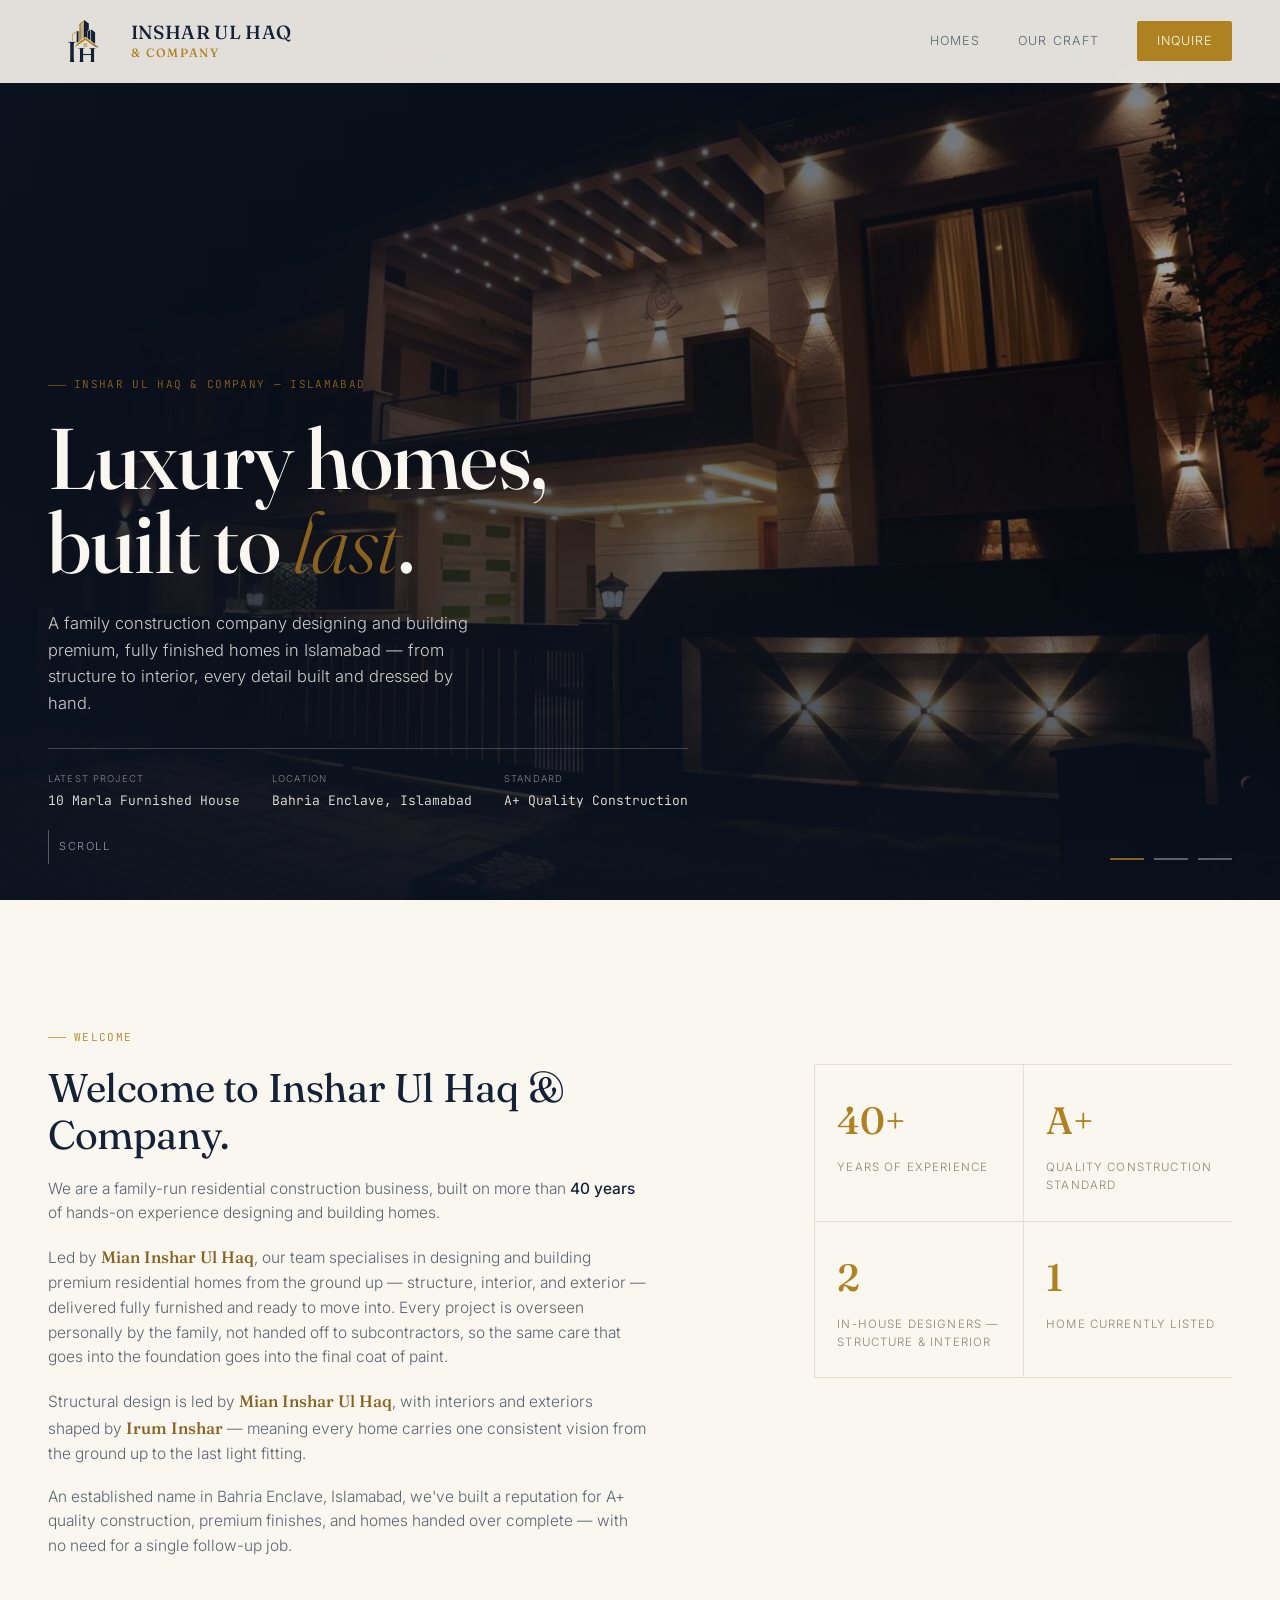
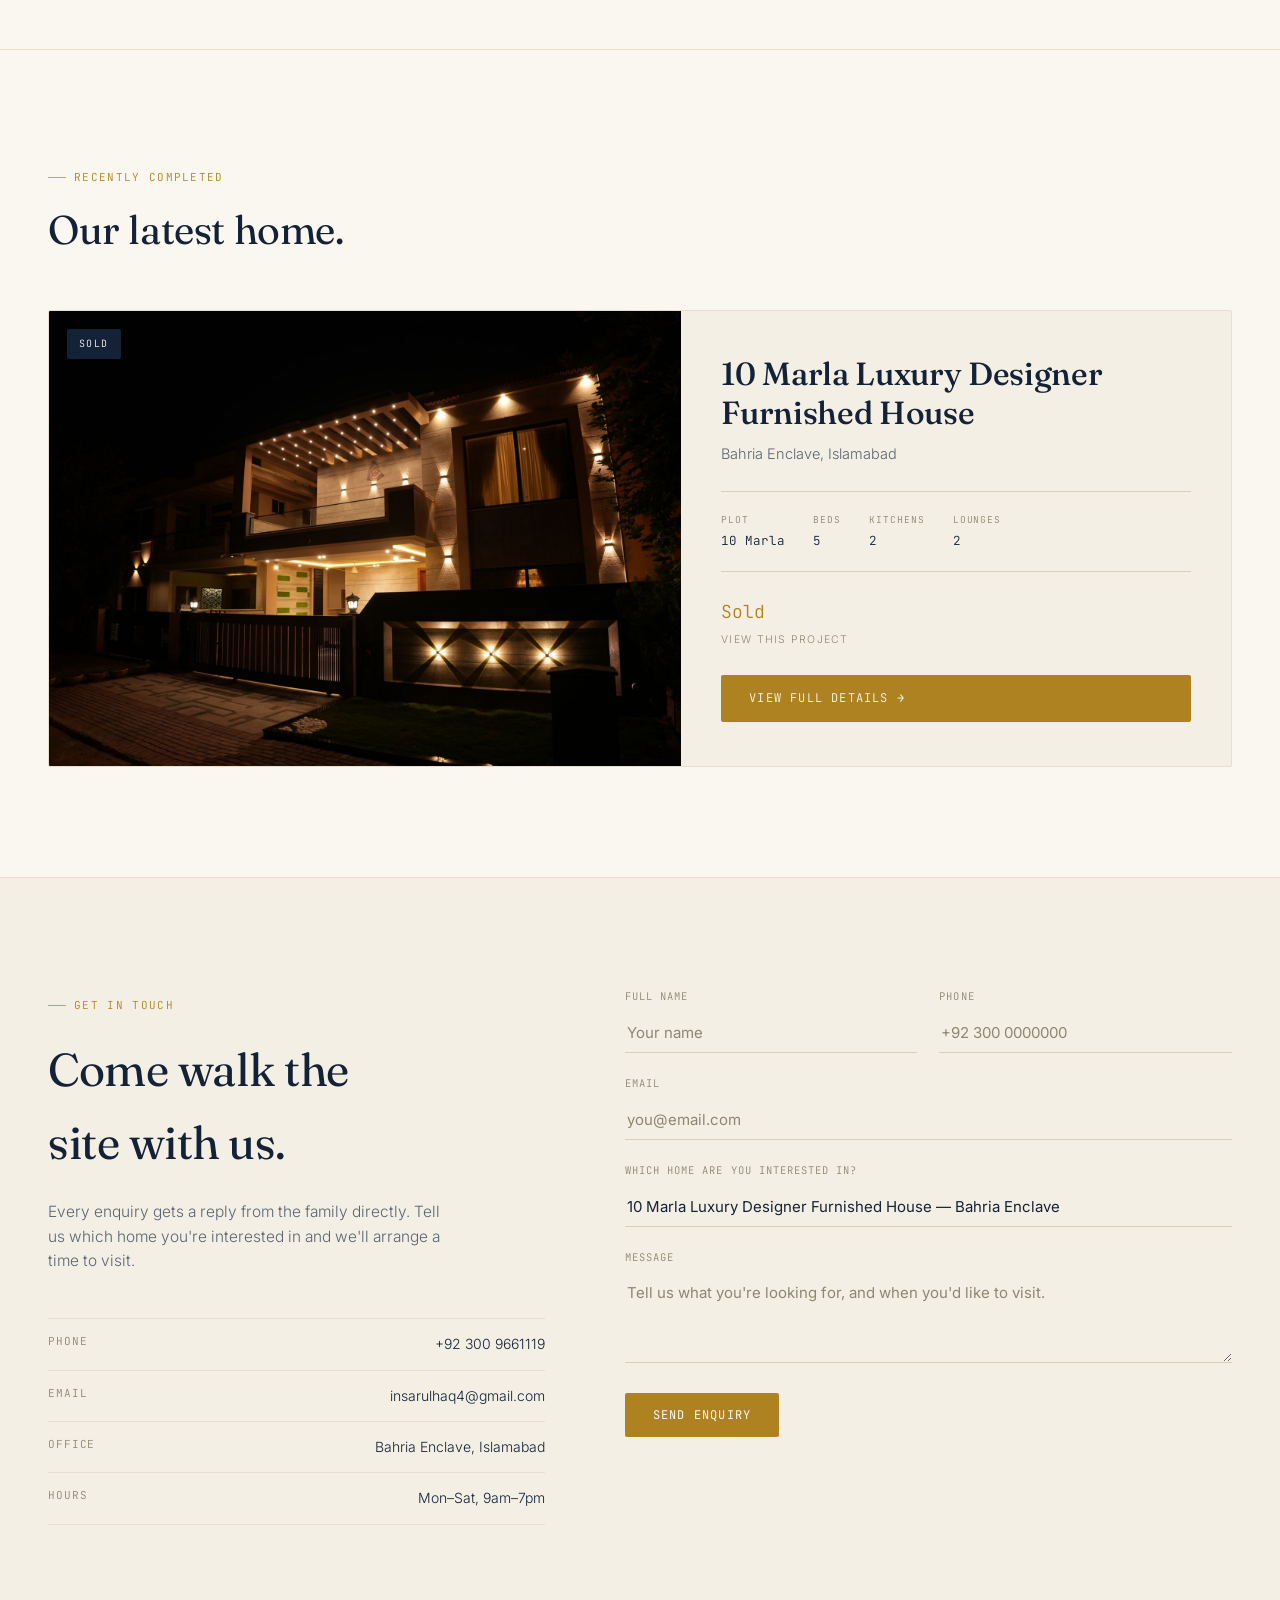
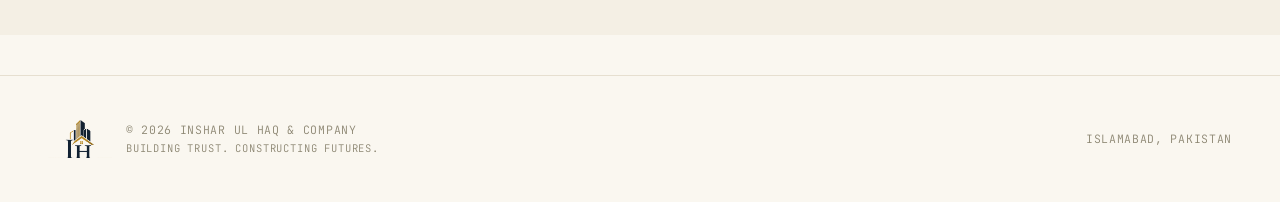
<file: index.html>
<!DOCTYPE html>
<html lang="en">
<head>
<meta charset="UTF-8">
<meta name="viewport" content="width=device-width, initial-scale=1.0">
<title>Inshar Ul Haq &amp; Company — Luxury Homes, Islamabad</title>
<meta name="description" content="Inshar Ul Haq &amp; Company designs and builds premium luxury homes in Islamabad. A+ quality construction, fully furnished, handed over ready to live in.">
<link rel="icon" type="image/png" href="assets/logo-icon.png">
<link rel="preconnect" href="https://fonts.googleapis.com">
<link rel="preconnect" href="https://fonts.gstatic.com" crossorigin>
<link href="https://fonts.googleapis.com/css2?family=Fraunces:opsz,wght@9..144,300;9..144,400;9..144,500;9..144,600;9..144,700&family=Inter:wght@300;400;500;600&family=JetBrains+Mono:wght@400;500&display=swap" rel="stylesheet">
<link rel="stylesheet" href="assets/style.css">
<style>
  /* --- hero --- */
  .hero{
    height:100vh;min-height:640px;position:relative;
    display:flex;align-items:flex-end;
    background:var(--ink);
    overflow:hidden;
  }
  /* rotating background slides */
  .hero-bg{position:absolute;inset:0;z-index:0;}
  .hero-slide{
    position:absolute;inset:0;
    background-size:cover;background-position:center;
    opacity:0;
    transform:scale(1.06);
    transition:opacity 2s ease-in-out;
    will-change:opacity,transform;
  }
  .hero-slide.active{
    opacity:1;
    animation:kenburns 14s ease-out forwards;
  }
  @keyframes kenburns{
    from{transform:scale(1.06);}
    to{transform:scale(1.14);}
  }
  /* readability scrim over photos */
  .hero::after{
    content:'';position:absolute;inset:0;z-index:1;pointer-events:none;
    background:
      linear-gradient(90deg, rgba(12,20,34,0.82) 0%, rgba(12,20,34,0.55) 45%, rgba(12,20,34,0.18) 100%),
      linear-gradient(180deg, rgba(12,20,34,0.5) 0%, rgba(12,20,34,0.1) 40%, rgba(12,20,34,0.75) 100%);
  }
  @media (max-width:760px){
    .hero::after{
      background:linear-gradient(180deg, rgba(12,20,34,0.6) 0%, rgba(12,20,34,0.62) 45%, rgba(12,20,34,0.78) 70%, rgba(12,20,34,0.92) 100%);
    }
    .hero h1, .hero-sub, .hero .dim-label{text-shadow:0 1px 12px rgba(12,20,34,0.55);}
  }
  /* slide indicator dots */
  .hero-dots{
    position:absolute;bottom:40px;right:48px;z-index:3;display:flex;gap:10px;
  }
  @media (max-width:760px){.hero-dots{right:22px;bottom:26px;}}
  .hero-dots button{
    width:34px;height:2px;border:0;padding:0;cursor:pointer;
    background:rgba(250,247,240,0.35);transition:background .35s ease;
  }
  .hero-dots button.active{background:var(--brass-bright);}
  /* hero stats strip */
  .hero-stats{
    display:flex;flex-wrap:wrap;gap:12px 32px;margin-top:32px;
    padding-top:22px;border-top:1px solid rgba(250,247,240,0.22);
    max-width:640px;
  }
  .hero-stats div{
    font-family:'JetBrains Mono',monospace;font-size:13px;color:rgba(250,247,240,0.95);
  }
  .hero-stats span{
    display:block;font-family:'Inter',sans-serif;font-size:9.5px;letter-spacing:.12em;
    text-transform:uppercase;color:rgba(250,247,240,0.5);margin-bottom:5px;
  }
  .hero-inner{position:relative;z-index:2;padding-bottom:88px;width:100%;}
  .hero-eyebrow{margin-bottom:22px;}
  .hero .dim-label{color:var(--brass-bright);}
  .hero .dim-label::before{background:var(--brass-bright);}
  .hero h1{
    font-size:clamp(40px,7vw,86px);
    line-height:0.98;
    max-width:14ch;
    color:#faf7f0;
  }
  .hero h1 em{font-style:italic;color:var(--brass-bright);font-weight:300;}
  .hero-sub{margin-top:26px;max-width:44ch;color:rgba(250,247,240,0.82);font-size:16.5px;font-weight:300;}
  .scroll-cue{
    position:absolute;bottom:36px;left:48px;z-index:2;
    display:flex;align-items:center;gap:10px;color:rgba(250,247,240,0.6);
    font-size:11px;letter-spacing:.14em;text-transform:uppercase;
  }
  @media (max-width:760px){.scroll-cue{left:22px;bottom:24px;}}
  .scroll-cue .line{width:1px;height:34px;background:rgba(250,247,240,0.3);position:relative;overflow:hidden;}
  .scroll-cue .line::after{
    content:'';position:absolute;top:-100%;left:0;width:100%;height:100%;
    background:var(--brass-bright);
    animation:drip 2.2s ease-in-out infinite;
  }
  @keyframes drip{ 0%{top:-100%;} 60%{top:100%;} 100%{top:100%;} }

  /* --- intro / stats --- */
  .intro{padding:120px 0 90px;border-bottom:1px solid var(--line-soft);}
  .intro-grid{display:grid;grid-template-columns:1.25fr 0.75fr;gap:70px;align-items:start;}
  @media (max-width:900px){.intro-grid{grid-template-columns:1fr;gap:48px;} .stats{position:static;}}
  .intro h2{font-size:clamp(28px,3.4vw,40px);line-height:1.18;max-width:20ch;font-weight:400;}
  .intro p{margin-top:18px;color:var(--muted);max-width:60ch;font-size:15.5px;}
  .intro p strong{color:var(--ink);font-weight:500;}
  .intro p .name-highlight{color:var(--brass-bright);font-weight:500;font-family:'Fraunces',serif;font-size:16.5px;}
  .stats{position:sticky;top:110px;}
  .stats{display:grid;grid-template-columns:1fr 1fr;gap:0;border-top:1px solid var(--line-soft);}
  .stat{padding:26px 0 26px 22px;border-bottom:1px solid var(--line-soft);border-left:1px solid var(--line-soft);}
  .stat .num{font-family:'Fraunces',serif;font-size:38px;color:var(--brass);font-weight:500;}
  .stat .label{margin-top:6px;font-size:11.5px;letter-spacing:.1em;text-transform:uppercase;color:var(--muted-dim);}

  /* --- listing summary card --- */
  .listings{padding:110px 0;}
  .listings-head{margin-bottom:48px;}
  .listings-head h2{font-size:clamp(28px,3.4vw,40px);font-weight:400;margin-top:12px;}
  .card{
    display:grid;grid-template-columns:1.15fr 1fr;gap:0;border:1px solid var(--line-soft);
    background:var(--surface);overflow:hidden;border-radius:2px;
  }
  @media (max-width:900px){.card{grid-template-columns:1fr;}}
  .card-media{position:relative;min-height:420px;}
  .card-media img{width:100%;height:100%;min-height:0;object-fit:cover;display:block;position:absolute;inset:0;}
  .card-badge{
    position:absolute;top:18px;left:18px;z-index:2;
    background:rgba(250,247,240,0.92);color:var(--brass);
    font-family:'JetBrains Mono',monospace;font-size:10px;letter-spacing:.1em;text-transform:uppercase;
    padding:7px 12px;border-radius:2px;
  }
  .card-badge-sold{background:var(--ink);color:#faf7f0;letter-spacing:.14em;}
  .card-body{padding:44px 40px;display:flex;flex-direction:column;justify-content:center;}
  @media (max-width:560px){.card-body{padding:32px 24px;}}
  .card-body h3{font-size:clamp(24px,2.6vw,32px);line-height:1.2;}
  .card-loc{margin-top:10px;color:var(--muted);font-size:14.5px;}
  .card-specs{
    display:flex;flex-wrap:wrap;gap:10px 28px;margin:26px 0;
    padding:20px 0;border-top:1px solid var(--line);border-bottom:1px solid var(--line);
  }
  .card-specs div{font-family:'JetBrains Mono',monospace;font-size:12.5px;color:var(--ink);}
  .card-specs span{display:block;font-size:9.5px;letter-spacing:.1em;text-transform:uppercase;color:var(--muted-dim);margin-bottom:4px;}
  .card-price{font-family:'JetBrains Mono',monospace;font-size:18px;color:var(--brass);margin-bottom:26px;}
  .card-price small{display:block;font-family:'Inter',sans-serif;font-size:10.5px;letter-spacing:.12em;text-transform:uppercase;color:var(--muted-dim);margin-top:5px;}

  /* reveal on scroll */
  .reveal{opacity:0;transform:translateY(22px);transition:opacity .8s ease, transform .8s ease;}
  .reveal.in{opacity:1;transform:none;}
  @media (prefers-reduced-motion: reduce){
    .reveal{opacity:1;transform:none;}
    .hero-slide.active{animation:none;}
  }
</style>
</head>
<body>

<header id="siteHeader">
  <div class="wrap">
    <a href="index.html" class="logo">
      <img src="assets/logo-icon.png" alt="Inshar Ul Haq &amp; Company">
      <div class="logo-text">INSHAR UL HAQ <span class="amp">&amp; Company</span></div>
    </a>
    <nav class="links" id="navLinks">
      <a href="#homes">Homes</a>
      <a href="#about">Our Craft</a>
      <a href="#contact" class="cta">Inquire</a>
    </nav>
    <button class="nav-toggle" id="navToggle" aria-label="Menu" aria-expanded="false">☰</button>
  </div>
</header>

<section class="hero">
  <!-- Rotating hero photos. To add a home later, just add another .hero-slide div with its photo. -->
  <div class="hero-bg" id="heroBg">
    <div class="hero-slide active" style="background-image:url('assets/photos/01-exterior-night.jpg')"></div>
    <div class="hero-slide" style="background-image:url('assets/photos/05-drawing-room.jpg')"></div>
    <div class="hero-slide" style="background-image:url('assets/photos/28-courtyard-waterfall.jpg')"></div>
  </div>

  <div class="wrap hero-inner">
    <div class="hero-eyebrow dim-label">Inshar Ul Haq &amp; Company — Islamabad</div>
    <h1>Luxury homes,<br>built to <em>last</em>.</h1>
    <p class="hero-sub">A family construction company designing and building premium, fully finished homes in Islamabad — from structure to interior, every detail built and dressed by hand.</p>
    <div class="hero-stats">
      <div><span>Latest Project</span>10 Marla Furnished House</div>
      <div><span>Location</span>Bahria Enclave, Islamabad</div>
      <div><span>Standard</span>A+ Quality Construction</div>
    </div>
  </div>

  <div class="hero-dots" id="heroDots">
    <button class="active" data-slide="0" aria-label="Photo 1"></button>
    <button data-slide="1" aria-label="Photo 2"></button>
    <button data-slide="2" aria-label="Photo 3"></button>
  </div>

  <div class="scroll-cue"><div class="line"></div>Scroll</div>
</section>

<section class="intro" id="about">
  <div class="wrap">
    <div class="dim-label reveal" style="margin-bottom:18px;">Welcome</div>
    <div class="intro-grid reveal">
      <div>
        <h2>Welcome to Inshar Ul Haq &amp; Company.</h2>
        <p>We are a family-run residential construction business, built on more than <strong>40 years</strong> of hands-on experience designing and building homes.</p>
        <p>Led by <span class="name-highlight">Mian Inshar Ul Haq</span>, our team specialises in designing and building premium residential homes from the ground up — structure, interior, and exterior — delivered fully furnished and ready to move into. Every project is overseen personally by the family, not handed off to subcontractors, so the same care that goes into the foundation goes into the final coat of paint.</p>
        <p>Structural design is led by <span class="name-highlight">Mian Inshar Ul Haq</span>, with interiors and exteriors shaped by <span class="name-highlight">Irum Inshar</span> — meaning every home carries one consistent vision from the ground up to the last light fitting.</p>
        <p>An established name in Bahria Enclave, Islamabad, we've built a reputation for A+ quality construction, premium finishes, and homes handed over complete — with no need for a single follow-up job.</p>
      </div>
      <div class="stats">
        <div class="stat"><div class="num">40+</div><div class="label">Years of Experience</div></div>
        <div class="stat"><div class="num">A+</div><div class="label">Quality Construction Standard</div></div>
        <div class="stat"><div class="num">2</div><div class="label">In-House Designers — Structure &amp; Interior</div></div>
        <div class="stat"><div class="num">1</div><div class="label">Home Currently Listed</div></div>
      </div>
    </div>
  </div>
</section>

<section class="listings" id="homes">
  <div class="wrap">
    <div class="listings-head reveal">
      <div class="dim-label">Recently Completed</div>
      <h2>Our latest home.</h2>
    </div>

    <a class="card reveal" href="house-bahria-enclave.html">
      <div class="card-media">
        <div class="card-badge card-badge-sold">Sold</div>
        <img src="assets/photos/01-exterior-night.jpg" alt="">
      </div>
      <div class="card-body">
        <h3>10 Marla Luxury Designer Furnished House</h3>
        <div class="card-loc">Bahria Enclave, Islamabad</div>
        <div class="card-specs">
          <div><span>Plot</span>10 Marla</div>
          <div><span>Beds</span>5</div>
          <div><span>Kitchens</span>2</div>
          <div><span>Lounges</span>2</div>
        </div>
        <div class="card-price">Sold<small>View this project</small></div>
        <span class="btn">View Full Details →</span>
      </div>
    </a>
  </div>
</section>

<section class="contact" id="contact">
  <div class="wrap contact-grid reveal">
    <div>
      <div class="dim-label" style="margin-bottom:18px;">Get In Touch</div>
      <h2>Come walk the site with us.</h2>
      <p class="lede">Every enquiry gets a reply from the family directly. Tell us which home you're interested in and we'll arrange a time to visit.</p>

      <div class="contact-info">
        <div class="row"><span class="k">Phone</span><span>+92 300 9661119</span></div>
        <div class="row"><span class="k">Email</span><span>insarulhaq4@gmail.com</span></div>
        <div class="row"><span class="k">Office</span><span>Bahria Enclave, Islamabad</span></div>
        <div class="row"><span class="k">Hours</span><span>Mon–Sat, 9am–7pm</span></div>
      </div>
    </div>

    <form id="enquiryForm" action="https://formspree.io/f/mkodobkw" method="POST">
      <div class="field-row">
        <div>
          <label for="name">Full Name</label>
          <input id="name" name="name" type="text" placeholder="Your name" required>
        </div>
        <div>
          <label for="phone">Phone</label>
          <input id="phone" name="phone" type="tel" placeholder="+92 300 0000000">
        </div>
      </div>
      <div>
        <label for="email">Email</label>
        <input id="email" name="email" type="email" placeholder="you@email.com" required>
      </div>
      <div>
        <label for="property">Which home are you interested in?</label>
        <select id="property" name="property">
          <option>10 Marla Luxury Designer Furnished House — Bahria Enclave</option>
          <option>General enquiry</option>
        </select>
      </div>
      <div>
        <label for="message">Message</label>
        <textarea id="message" name="message" placeholder="Tell us what you're looking for, and when you'd like to visit."></textarea>
      </div>
      <input type="hidden" name="_subject" value="New enquiry from Inshar Ul Haq website">
      <p class="form-status" id="formStatus" hidden></p>
      <button class="btn" type="submit" style="align-self:flex-start;">Send Enquiry</button>
    </form>
  </div>
</section>

<footer>
  <div class="wrap">
    <div class="foot-brand">
      <img src="assets/logo-icon.png" alt="">
      <div>
        <div class="fmono">© 2026 INSHAR UL HAQ &amp; COMPANY</div>
        <div class="tagline">Building Trust. Constructing Futures.</div>
      </div>
    </div>
    <div class="fmono">ISLAMABAD, PAKISTAN</div>
  </div>
</footer>

<script>
  const header = document.getElementById('siteHeader');
  window.addEventListener('scroll', () => {
    header.classList.toggle('scrolled', window.scrollY > 40);
  });

  // --- Mobile menu toggle ---
  const navToggle = document.getElementById('navToggle');
  const navLinks = document.getElementById('navLinks');
  if(navToggle && navLinks){
    function closeMenu(){
      navLinks.classList.remove('open');
      navToggle.textContent = '\u2630';
      navToggle.setAttribute('aria-expanded', 'false');
      document.body.style.overflow = '';
    }
    navToggle.addEventListener('click', () => {
      const isOpen = navLinks.classList.toggle('open');
      navToggle.textContent = isOpen ? '\u2715' : '\u2630';
      navToggle.setAttribute('aria-expanded', isOpen ? 'true' : 'false');
      document.body.style.overflow = isOpen ? 'hidden' : '';
    });
    navLinks.querySelectorAll('a').forEach(a => a.addEventListener('click', closeMenu));
  }

  // --- Rotating hero ---
  const slides = document.querySelectorAll('.hero-slide');
  const dots = document.querySelectorAll('#heroDots button');
  let current = 0, timer;
  const reduced = window.matchMedia('(prefers-reduced-motion: reduce)').matches;

  function goTo(i){
    current = (i + slides.length) % slides.length;
    slides.forEach((s, n) => s.classList.toggle('active', n === current));
    dots.forEach((d, n) => d.classList.toggle('active', n === current));
  }
  function start(){
    if(reduced || slides.length < 2) return;
    clearInterval(timer);
    timer = setInterval(() => goTo(current + 1), 7000);
  }
  dots.forEach(dot => {
    dot.addEventListener('click', () => { goTo(parseInt(dot.dataset.slide, 10)); start(); });
  });
  start();
  // pause rotation when tab is hidden
  document.addEventListener('visibilitychange', () => {
    if(document.hidden) clearInterval(timer); else start();
  });

  // --- Reveal on scroll ---
  const io = new IntersectionObserver((entries) => {
    entries.forEach(e => { if(e.isIntersecting){ e.target.classList.add('in'); io.unobserve(e.target); } });
  }, { threshold: 0.12 });
  document.querySelectorAll('.reveal').forEach(el => io.observe(el));

  // --- Enquiry form (Formspree AJAX) ---
  const form = document.getElementById('enquiryForm');
  const status = document.getElementById('formStatus');
  if(form){
    form.addEventListener('submit', async (e) => {
      e.preventDefault();
      const btn = form.querySelector('button[type="submit"]');
      const original = btn.textContent;
      btn.textContent = 'Sending…';
      btn.disabled = true;
      status.hidden = true;
      try{
        const res = await fetch(form.action, {
          method: 'POST',
          body: new FormData(form),
          headers: { 'Accept': 'application/json' }
        });
        if(res.ok){
          form.reset();
          status.textContent = 'Thank you — your enquiry has been sent. We will be in touch soon.';
          status.className = 'form-status ok';
        } else {
          status.textContent = 'Something went wrong. Please email us directly at insarulhaq4@gmail.com.';
          status.className = 'form-status err';
        }
      } catch(err){
        status.textContent = 'Something went wrong. Please email us directly at insarulhaq4@gmail.com.';
        status.className = 'form-status err';
      } finally {
        status.hidden = false;
        btn.textContent = original;
        btn.disabled = false;
      }
    });
  }
</script>

</body>
</html>
</file>
<file: assets/style.css>
:root{
  --bg:#faf7f0;
  --surface:#f4efe4;
  --surface-2:#ece5d6;
  --line:#d8cfbb;
  --line-soft:#e6dfd0;
  --ink:#142238;
  --muted:#5a6472;
  --muted-dim:#8c8672;
  --brass:#af8221;
  --brass-bright:#8a6220;
  --max:1280px;
}
*{margin:0;padding:0;box-sizing:border-box;}
html{scroll-behavior:smooth;}
body{
  background:var(--bg);
  color:var(--ink);
  font-family:'Inter',sans-serif;
  font-weight:300;
  line-height:1.6;
  overflow-x:hidden;
}
@media (prefers-reduced-motion: reduce){
  html{scroll-behavior:auto;}
  *{animation-duration:0.01ms !important; transition-duration:0.01ms !important;}
}

h1,h2,h3,h4{font-family:'Fraunces',serif;font-weight:500;letter-spacing:-0.01em;}
a{color:inherit;text-decoration:none;}
.mono{font-family:'JetBrains Mono',monospace;}
.wrap{max-width:var(--max);margin:0 auto;padding:0 48px;}
@media (max-width:760px){.wrap{padding:0 22px;}}

::selection{background:var(--brass);color:#faf7f0;}
:focus-visible{outline:2px solid var(--brass);outline-offset:3px;}

/* --- blueprint annotation signature --- */
.dim-label{
  font-family:'JetBrains Mono',monospace;
  font-size:11px;
  letter-spacing:0.12em;
  text-transform:uppercase;
  color:var(--brass);
  display:inline-flex;
  align-items:center;
  gap:8px;
}
.dim-label::before{content:'';width:18px;height:1px;background:var(--brass);opacity:.7;}

/* --- nav --- */
header{
  position:fixed;top:0;left:0;right:0;z-index:100;
  padding:20px 0;
  transition:background .4s ease, border-color .4s ease, padding .4s ease;
  border-bottom:1px solid transparent;
  background:rgba(250,247,240,0.9);
  backdrop-filter:blur(10px);
}
header.scrolled{
  border-bottom:1px solid var(--line-soft);
  padding:12px 0;
}
header .wrap{display:flex;align-items:center;justify-content:space-between;}
.logo{font-family:'Fraunces',serif;font-size:19px;letter-spacing:0.02em;font-weight:500;display:flex;align-items:center;gap:12px;}
.logo img{height:42px;width:auto;display:block;}
.logo-text{display:flex;flex-direction:column;line-height:1.15;}
.logo-text .amp{color:var(--brass);font-size:12px;letter-spacing:.14em;text-transform:uppercase;margin-top:2px;}
nav.links{display:flex;gap:38px;align-items:center;}
nav.links a{
  font-size:12.5px;letter-spacing:0.1em;text-transform:uppercase;color:var(--muted);
  transition:color .25s ease;
}
nav.links a:hover{color:var(--ink);}
nav.links a.cta{
  color:#faf7f0;background:var(--brass);padding:10px 20px;border-radius:2px;
  letter-spacing:0.08em;
}
nav.links a.cta:hover{background:var(--brass-bright);}
.nav-toggle{display:none;background:none;border:0;color:var(--ink);font-size:24px;cursor:pointer;line-height:1;z-index:120;}
@media (max-width:820px){
  .nav-toggle{display:block;}
  nav.links{
    position:fixed;top:0;right:0;bottom:0;left:0;
    background:rgba(250,247,240,0.98);
    backdrop-filter:blur(8px);
    flex-direction:column;
    justify-content:center;
    align-items:center;
    gap:36px;
    transform:translateX(100%);
    transition:transform .35s ease;
    z-index:110;
    display:flex;
  }
  nav.links.open{transform:translateX(0);}
  nav.links a{font-size:20px;letter-spacing:.06em;}
  nav.links a.cta{padding:14px 32px;font-size:16px;}
}

/* --- footer --- */
footer{padding:44px 0;border-top:1px solid var(--line-soft);margin-top:40px;}
footer .wrap{display:flex;justify-content:space-between;align-items:center;flex-wrap:wrap;gap:16px;}
footer .foot-brand{display:flex;align-items:center;gap:14px;}
footer .foot-brand img{height:38px;width:auto;}
footer .foot-brand .tagline{font-family:'JetBrains Mono',monospace;font-size:10.5px;letter-spacing:.08em;text-transform:uppercase;color:var(--muted-dim);}
footer .fmono{font-family:'JetBrains Mono',monospace;font-size:11.5px;color:var(--muted-dim);letter-spacing:.06em;}

/* --- shared spec sheet --- */
.spec-sheet{border-top:1px solid var(--line-soft);}
.spec-row{
  display:flex;justify-content:space-between;padding:16px 0;border-bottom:1px solid var(--line-soft);
  font-family:'JetBrains Mono',monospace;font-size:13.5px;gap:20px;
}
.spec-row .k{color:var(--muted-dim);letter-spacing:.08em;text-transform:uppercase;font-size:11px;}
.spec-row .v{color:var(--ink);text-align:right;}

/* --- shared lists --- */
.check-list{display:grid;grid-template-columns:1fr 1fr;gap:9px 20px;list-style:none;}
@media (max-width:560px){.check-list{grid-template-columns:1fr;}}
.check-list li{
  font-size:14px;color:var(--muted);position:relative;padding-left:20px;
}
.check-list li::before{
  content:'';position:absolute;left:0;top:7px;width:8px;height:8px;
  border-left:1px solid var(--brass);border-bottom:1px solid var(--brass);
  transform:rotate(-45deg);
}
.amenity-list{list-style:none;}
.amenity-list li{
  font-size:14.5px;color:var(--muted);padding:9px 0;border-bottom:1px solid var(--line-soft);
  display:flex;gap:10px;
}
.amenity-list li::before{content:'—';color:var(--brass);}
.amenity-list li:first-child{border-top:1px solid var(--line-soft);}

.section-title{
  font-family:'JetBrains Mono',monospace;font-size:11.5px;letter-spacing:.1em;text-transform:uppercase;
  color:var(--ink);margin:32px 0 14px;padding-top:22px;border-top:1px solid var(--line-soft);
}

/* --- buttons --- */
.btn{
  display:inline-flex;align-items:center;gap:10px;
  font-family:'JetBrains Mono',monospace;font-size:12px;letter-spacing:.1em;text-transform:uppercase;
  background:var(--brass);color:#faf7f0;padding:14px 28px;border-radius:2px;border:0;cursor:pointer;
  transition:background .25s ease, transform .25s ease;
}
.btn:hover{background:var(--brass-bright);transform:translateY(-1px);}
.btn-ghost{
  background:transparent;color:var(--brass);border:1px solid var(--brass);
}
.btn-ghost:hover{background:var(--brass);color:#faf7f0;}
.inquire-link{
  display:inline-flex;align-items:center;gap:10px;margin-top:28px;
  font-family:'JetBrains Mono',monospace;font-size:12px;letter-spacing:.1em;text-transform:uppercase;
  color:var(--brass);border-bottom:1px solid var(--brass);padding-bottom:4px;
}
.inquire-link:hover{color:var(--ink);border-color:var(--ink);}

/* --- forms --- */
form{display:flex;flex-direction:column;gap:22px;}
.field-row{display:grid;grid-template-columns:1fr 1fr;gap:22px;}
@media (max-width:560px){.field-row{grid-template-columns:1fr;}}
label{
  font-family:'JetBrains Mono',monospace;font-size:10.5px;letter-spacing:.1em;text-transform:uppercase;
  color:var(--muted-dim);display:block;margin-bottom:8px;
}
input,select,textarea{
  width:100%;background:transparent;border:0;border-bottom:1px solid var(--line);
  color:var(--ink);font-family:'Inter',sans-serif;font-size:15px;padding:10px 2px;
  transition:border-color .25s ease;
}
input::placeholder,textarea::placeholder{color:var(--muted-dim);}
input:focus,select:focus,textarea:focus{outline:none;border-color:var(--brass);}
select{appearance:none;background:transparent;cursor:pointer;}
select option{background:var(--surface-2);color:var(--ink);}
textarea{resize:vertical;min-height:90px;}
.form-note{font-size:12px;color:var(--muted-dim);margin-top:-6px;}
.form-status{font-size:14px;padding:12px 16px;border-radius:2px;margin:0;}
.form-status.ok{background:rgba(175,130,33,0.12);color:var(--brass-bright);border:1px solid rgba(175,130,33,0.3);}
.form-status.err{background:rgba(180,60,50,0.1);color:#a33;border:1px solid rgba(180,60,50,0.3);}

/* --- contact --- */
.contact{padding:110px 0;border-top:1px solid var(--line-soft);background:var(--surface);}
.contact-grid{display:grid;grid-template-columns:0.9fr 1.1fr;gap:80px;}
@media (max-width:900px){.contact-grid{grid-template-columns:1fr;gap:48px;}}
.contact h2{font-size:clamp(30px,4vw,46px);font-weight:400;max-width:12ch;}
.contact p.lede{margin-top:20px;color:var(--muted);max-width:40ch;font-size:15.5px;}
.contact-info{margin-top:44px;}
.contact-info .row{
  display:flex;justify-content:space-between;padding:14px 0;border-top:1px solid var(--line-soft);
  font-size:14px;gap:16px;
}
.contact-info .row:last-child{border-bottom:1px solid var(--line-soft);}
.contact-info .row .k{color:var(--muted-dim);font-family:'JetBrains Mono',monospace;font-size:11px;letter-spacing:.08em;text-transform:uppercase;}

/* --- video reel (shared) --- */
.film-block{margin-top:64px;text-align:center;}
.film-label{margin-bottom:18px;}
.reel-stage{max-width:500px;margin:0 auto;}
@media (max-width:560px){.reel-stage{max-width:100%;}}
.reel{
  position:relative;aspect-ratio:9/16;width:100%;border-radius:3px;overflow:hidden;
  background:#000;border:1px solid var(--line-soft);display:none;
}
.reel.active{display:block;}
.reel img{width:100%;height:100%;object-fit:cover;opacity:.9;position:absolute;inset:0;}
.reel video{width:100%;height:100%;object-fit:cover;display:none;position:relative;}
.play-btn{
  position:absolute;top:50%;left:50%;transform:translate(-50%,-50%);
  width:66px;height:66px;border-radius:50%;
  background:rgba(20,34,56,0.55);border:1px solid rgba(250,247,240,0.6);
  display:flex;align-items:center;justify-content:center;cursor:pointer;
  backdrop-filter:blur(4px);z-index:3;
  transition:transform .3s ease, background .3s ease, border-color .3s ease;
}
.play-btn:hover{transform:translate(-50%,-50%) scale(1.08);background:var(--brass);border-color:var(--brass);}
.play-btn svg{width:18px;height:18px;fill:#faf7f0;margin-left:3px;}
.reel-tabs{display:flex;gap:10px;justify-content:center;margin-top:18px;flex-wrap:wrap;}
.reel-tab{
  font-family:'JetBrains Mono',monospace;font-size:11px;letter-spacing:.08em;text-transform:uppercase;
  color:var(--muted-dim);background:transparent;border:1px solid var(--line);padding:9px 18px;cursor:pointer;
  transition:color .2s ease, border-color .2s ease;
}
.reel-tab.active{color:var(--brass);border-color:var(--brass);}
.reel-tab:hover{color:var(--ink);}
</file>
